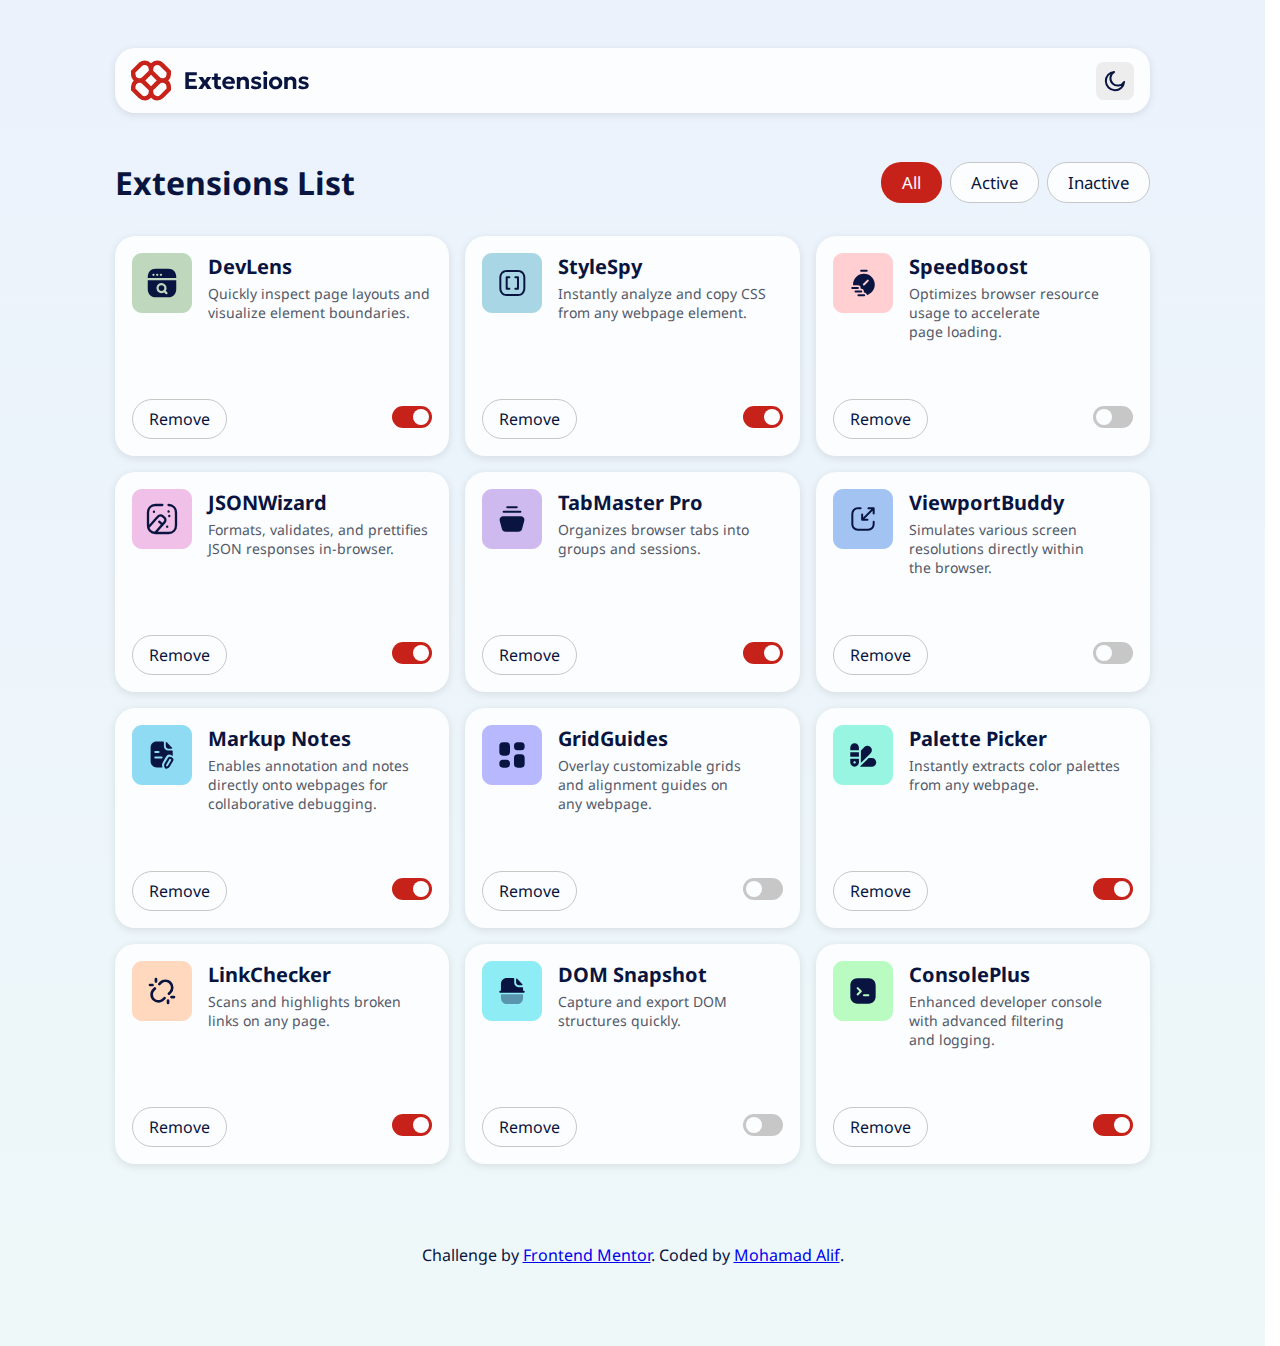
<file: index.html>
<!DOCTYPE html>
<html lang="en">
  <head>
    <meta charset="UTF-8" />
    <meta name="viewport" content="width=device-width, initial-scale=1.0" />

    <title>Frontend Mentor | Browser extensions manager UI</title>
    <script src="https://cdnjs.cloudflare.com/ajax/libs/jquery/3.7.1/jquery.min.js"></script>

    <link rel="stylesheet" href="style.css" />
    <link rel="preconnect" href="https://fonts.googleapis.com" />
    <link rel="preconnect" href="https://fonts.gstatic.com" crossorigin />
    <link
      href="https://fonts.googleapis.com/css2?family=Noto+Sans:ital,wght@0,100..900;1,100..900&display=swap"
      rel="stylesheet"
    />
  </head>
  <body data-theme="light">
    <header class="header">
      <div class="logo">
        <svg
          xmlns="http://www.w3.org/2000/svg"
          width="179"
          height="41"
          fill="none"
          viewBox="0 0 179 41"
        >
          <g clip-path="url(#a)">
            <path
              fill="#C7231A"
              fill-rule="evenodd"
              d="M13.715.516c-2.257 0-4.42.896-6.016 2.492L0 10.707v3.524c0 2.49 1.07 4.73 2.774 6.285A8.485 8.485 0 0 0 0 26.802v3.524l7.699 7.698A8.507 8.507 0 0 0 20 37.742a8.508 8.508 0 0 0 12.301.282L40 30.326v-3.524c0-2.49-1.07-4.73-2.774-6.286A8.485 8.485 0 0 0 40 14.231v-3.524l-7.699-7.7A8.508 8.508 0 0 0 20 3.29 8.485 8.485 0 0 0 13.715.516Zm12.044 20a8.528 8.528 0 0 1-.282-.27L20 14.77l-5.477 5.477a8.528 8.528 0 0 1-.282.27c.096.087.19.177.282.269L20 26.262l5.477-5.476c.092-.093.186-.182.282-.27Zm-3.537 9.81v1.682a4.063 4.063 0 0 0 6.936 2.874l6.398-6.397v-1.683a4.063 4.063 0 0 0-6.937-2.874l-6.397 6.398Zm-4.444 0-6.397-6.398a4.063 4.063 0 0 0-6.937 2.873v1.684l6.397 6.397a4.063 4.063 0 0 0 6.937-2.873v-1.683Zm0-21.302v1.683l-6.397 6.397a4.063 4.063 0 0 1-6.937-2.873v-1.683l6.397-6.397a4.063 4.063 0 0 1 6.937 2.873Zm10.841 8.08-6.397-6.397V9.024a4.063 4.063 0 0 1 6.936-2.873l6.398 6.397v1.683a4.063 4.063 0 0 1-6.937 2.873Z"
              clip-rule="evenodd"
            />
          </g>
          <path
            fill="#091540"
            d="M54.318 29V12.2h11.484v3.096H57.87v3.6h6.72v2.868h-6.72v4.104h8.028V29h-11.58Zm12.818.024 4.368-6.036-4.14-6.108h4.428l2.148 3.684 2.088-3.684h4.32l-4.02 6.036L80.66 29h-4.488l-2.352-3.696-2.388 3.66-4.296.06Zm20.293.336c-1.296 0-2.32-.364-3.072-1.092-.744-.736-1.116-1.844-1.116-3.324V13.388h3.504v3.492h3.012v2.808h-3.012v4.62c0 .712.148 1.212.444 1.5.296.288.692.432 1.188.432.256 0 .504-.028.744-.084.248-.064.476-.152.684-.264l.492 2.76c-.36.2-.792.368-1.296.504a5.92 5.92 0 0 1-1.572.204Zm-6.648-9.672V16.88h2.808v2.808H80.78Zm17.126 9.672c-1.32 0-2.48-.268-3.48-.804a5.853 5.853 0 0 1-2.34-2.244c-.56-.96-.84-2.084-.84-3.372 0-.936.16-1.796.48-2.58a6.052 6.052 0 0 1 1.368-2.028A6.203 6.203 0 0 1 95.171 17c.8-.32 1.676-.48 2.628-.48 1.048 0 1.976.184 2.784.552a5.43 5.43 0 0 1 2.028 1.548c.536.656.908 1.428 1.116 2.316.216.888.236 1.852.06 2.892h-9.288c0 .56.144 1.048.432 1.464.296.416.708.744 1.236.984.536.232 1.16.348 1.872.348.704 0 1.376-.096 2.016-.288a6.426 6.426 0 0 0 1.812-.876l1.164 2.4c-.384.296-.864.56-1.44.792-.576.224-1.188.396-1.836.516a9.422 9.422 0 0 1-1.848.192Zm-3.204-7.944h5.724c-.024-.712-.276-1.276-.756-1.692-.472-.416-1.124-.624-1.956-.624-.832 0-1.524.208-2.076.624-.544.416-.856.98-.936 1.692ZM105.83 29V16.88h3.504v1.368c.464-.608 1.012-1.048 1.644-1.32a5.072 5.072 0 0 1 2.004-.408c1.128 0 2.056.224 2.784.672.736.44 1.28 1.012 1.632 1.716.36.704.54 1.444.54 2.22V29h-3.504v-6.78c0-.768-.216-1.38-.648-1.836-.424-.456-1.04-.684-1.848-.684-.512 0-.964.116-1.356.348-.392.224-.7.54-.924.948-.216.408-.324.88-.324 1.416V29h-3.504Zm19.29.348c-1.08 0-2.076-.14-2.988-.42-.912-.288-1.692-.68-2.34-1.176l1.14-2.448a8.333 8.333 0 0 0 2.052 1.02c.736.24 1.444.36 2.124.36.672 0 1.188-.1 1.548-.3.368-.208.552-.504.552-.888 0-.344-.164-.596-.492-.756-.32-.168-.944-.348-1.872-.54-1.6-.288-2.768-.74-3.504-1.356-.736-.624-1.104-1.48-1.104-2.568 0-.768.212-1.444.636-2.028.432-.584 1.024-1.036 1.776-1.356.752-.328 1.616-.492 2.592-.492.96 0 1.864.132 2.712.396.856.256 1.588.616 2.196 1.08l-1.104 2.46a5.34 5.34 0 0 0-1.104-.672 6.35 6.35 0 0 0-1.296-.444 5.43 5.43 0 0 0-1.32-.168c-.584 0-1.056.1-1.416.3-.36.192-.54.464-.54.816 0 .352.164.612.492.78.328.168.94.352 1.836.552 1.672.352 2.86.82 3.564 1.404.712.576 1.068 1.388 1.068 2.436 0 .808-.22 1.512-.66 2.112-.432.6-1.04 1.068-1.824 1.404-.776.328-1.684.492-2.724.492Zm7.413-.348V16.88h3.504V29h-3.504Zm1.752-14.04a2.26 2.26 0 0 1-1.512-.54c-.424-.368-.636-.856-.636-1.464 0-.616.212-1.104.636-1.464a2.23 2.23 0 0 1 1.512-.552 2.23 2.23 0 0 1 1.512.552c.424.36.636.848.636 1.464 0 .608-.212 1.096-.636 1.464a2.26 2.26 0 0 1-1.512.54Zm10.362 14.4c-1.304 0-2.46-.292-3.468-.876a6.504 6.504 0 0 1-2.376-2.328 6.28 6.28 0 0 1-.852-3.216c0-.856.164-1.668.492-2.436a6.302 6.302 0 0 1 1.392-2.052c.6-.6 1.308-1.072 2.124-1.416.816-.344 1.712-.516 2.688-.516 1.304 0 2.456.292 3.456.876a6.38 6.38 0 0 1 2.364 2.34c.576.968.864 2.036.864 3.204 0 .848-.164 1.66-.492 2.436a6.439 6.439 0 0 1-1.392 2.064 6.547 6.547 0 0 1-2.112 1.404c-.816.344-1.712.516-2.688.516Zm0-3.036c.616 0 1.168-.136 1.656-.408.488-.28.872-.672 1.152-1.176.28-.512.42-1.112.42-1.8 0-.696-.14-1.296-.42-1.8a2.854 2.854 0 0 0-1.14-1.164c-.488-.28-1.044-.42-1.668-.42-.624 0-1.184.14-1.68.42-.488.272-.872.66-1.152 1.164-.272.504-.408 1.104-.408 1.8s.14 1.296.42 1.8c.28.504.664.896 1.152 1.176.488.272 1.044.408 1.668.408ZM153.235 29V16.88h3.504v1.368c.464-.608 1.012-1.048 1.644-1.32a5.072 5.072 0 0 1 2.004-.408c1.128 0 2.056.224 2.784.672.736.44 1.28 1.012 1.632 1.716.36.704.54 1.444.54 2.22V29h-3.504v-6.78c0-.768-.216-1.38-.648-1.836-.424-.456-1.04-.684-1.848-.684-.512 0-.964.116-1.356.348-.392.224-.7.54-.924.948-.216.408-.324.88-.324 1.416V29h-3.504Zm19.291.348c-1.08 0-2.076-.14-2.988-.42-.912-.288-1.692-.68-2.34-1.176l1.14-2.448a8.333 8.333 0 0 0 2.052 1.02c.736.24 1.444.36 2.124.36.672 0 1.188-.1 1.548-.3.368-.208.552-.504.552-.888 0-.344-.164-.596-.492-.756-.32-.168-.944-.348-1.872-.54-1.6-.288-2.768-.74-3.504-1.356-.736-.624-1.104-1.48-1.104-2.568 0-.768.212-1.444.636-2.028.432-.584 1.024-1.036 1.776-1.356.752-.328 1.616-.492 2.592-.492.96 0 1.864.132 2.712.396.856.256 1.588.616 2.196 1.08l-1.104 2.46a5.34 5.34 0 0 0-1.104-.672 6.35 6.35 0 0 0-1.296-.444 5.43 5.43 0 0 0-1.32-.168c-.584 0-1.056.1-1.416.3-.36.192-.54.464-.54.816 0 .352.164.612.492.78.328.168.94.352 1.836.552 1.672.352 2.86.82 3.564 1.404.712.576 1.068 1.388 1.068 2.436 0 .808-.22 1.512-.66 2.112-.432.6-1.04 1.068-1.824 1.404-.776.328-1.684.492-2.724.492Z"
          />
          <defs>
            <clipPath id="a"><path fill="#fff" d="M0 0h40v41H0z" /></clipPath>
          </defs>
        </svg>
      </div>

      <button class="theme-toggle">
        <img src="assets/images/icon-moon.svg" alt="" class="moon theme-icon" />
        <img
          src="assets/images/icon-sun.svg"
          alt=""
          class="sun theme-icon hide"
        />
      </button>
    </header>
    <main class="main-container">
      <div class="title-filter">
        <h1 class="title">Extensions List</h1>
        <div class="filter-btn-wrap">
          <button class="allBtn filter-btn selected">All</button>
          <button class="activeBtn filter-btn">Active</button>
          <button class="inactiveBtn filter-btn">Inactive</button>
        </div>
      </div>

      <div class="extensions-container"></div>
    </main>

    <footer class="footer">
      <div class="attribution">
        Challenge by
        <a href="https://www.frontendmentor.io?ref=challenge">Frontend Mentor</a
        >. Coded by <a href="https://github.com/Alif2609">Mohamad Alif</a>.
      </div>
    </footer>
    <script src="script.js"></script>
  </body>
</html>
</file>
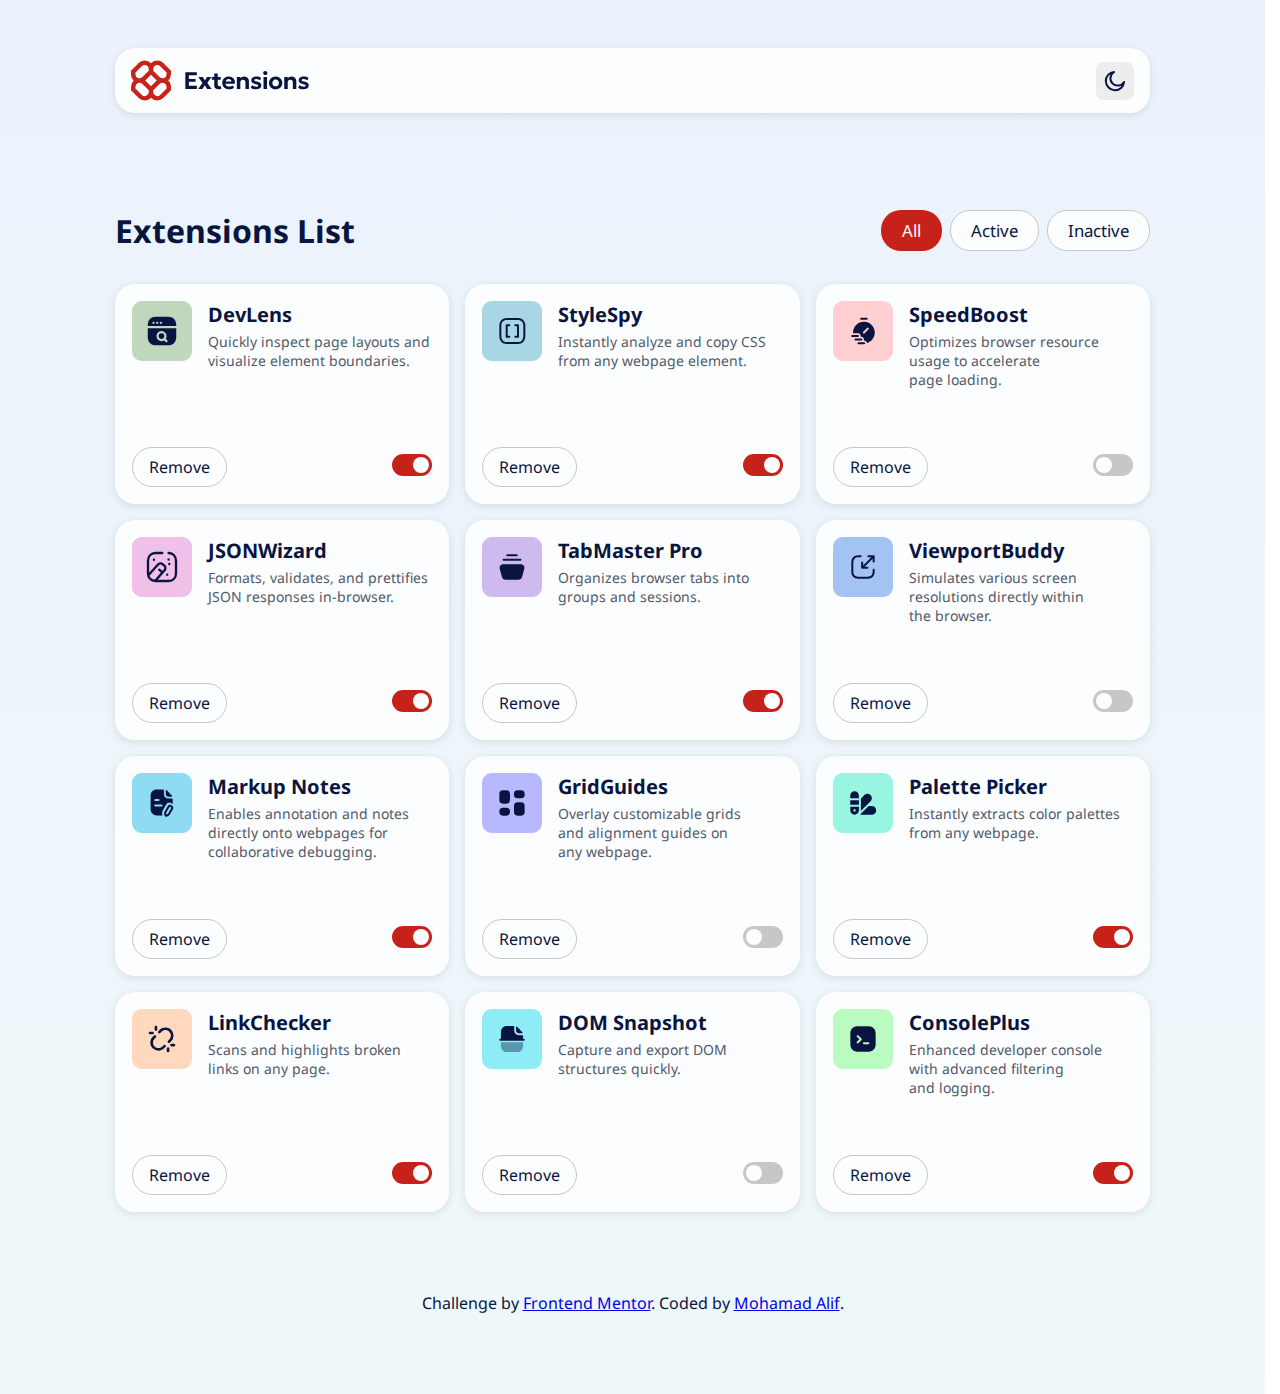
<file: browser-extensions-manager-ui-main/index.html>
<!DOCTYPE html>
<html lang="en">
  <head>
    <meta charset="UTF-8" />
    <meta name="viewport" content="width=device-width, initial-scale=1.0" />

    <title>Frontend Mentor | Browser extensions manager UI</title>
    <script src="https://cdnjs.cloudflare.com/ajax/libs/jquery/3.7.1/jquery.min.js"></script>

    <link rel="stylesheet" href="style.css" />
    <link rel="preconnect" href="https://fonts.googleapis.com" />
    <link rel="preconnect" href="https://fonts.gstatic.com" crossorigin />
    <link
      href="https://fonts.googleapis.com/css2?family=Noto+Sans:ital,wght@0,100..900;1,100..900&display=swap"
      rel="stylesheet"
    />
  </head>
  <body data-theme="light">
    <header class="header">
      <div class="logo">
        <svg
          xmlns="http://www.w3.org/2000/svg"
          width="179"
          height="41"
          fill="none"
          viewBox="0 0 179 41"
        >
          <g clip-path="url(#a)">
            <path
              fill="#C7231A"
              fill-rule="evenodd"
              d="M13.715.516c-2.257 0-4.42.896-6.016 2.492L0 10.707v3.524c0 2.49 1.07 4.73 2.774 6.285A8.485 8.485 0 0 0 0 26.802v3.524l7.699 7.698A8.507 8.507 0 0 0 20 37.742a8.508 8.508 0 0 0 12.301.282L40 30.326v-3.524c0-2.49-1.07-4.73-2.774-6.286A8.485 8.485 0 0 0 40 14.231v-3.524l-7.699-7.7A8.508 8.508 0 0 0 20 3.29 8.485 8.485 0 0 0 13.715.516Zm12.044 20a8.528 8.528 0 0 1-.282-.27L20 14.77l-5.477 5.477a8.528 8.528 0 0 1-.282.27c.096.087.19.177.282.269L20 26.262l5.477-5.476c.092-.093.186-.182.282-.27Zm-3.537 9.81v1.682a4.063 4.063 0 0 0 6.936 2.874l6.398-6.397v-1.683a4.063 4.063 0 0 0-6.937-2.874l-6.397 6.398Zm-4.444 0-6.397-6.398a4.063 4.063 0 0 0-6.937 2.873v1.684l6.397 6.397a4.063 4.063 0 0 0 6.937-2.873v-1.683Zm0-21.302v1.683l-6.397 6.397a4.063 4.063 0 0 1-6.937-2.873v-1.683l6.397-6.397a4.063 4.063 0 0 1 6.937 2.873Zm10.841 8.08-6.397-6.397V9.024a4.063 4.063 0 0 1 6.936-2.873l6.398 6.397v1.683a4.063 4.063 0 0 1-6.937 2.873Z"
              clip-rule="evenodd"
            />
          </g>
          <path
            fill="#091540"
            d="M54.318 29V12.2h11.484v3.096H57.87v3.6h6.72v2.868h-6.72v4.104h8.028V29h-11.58Zm12.818.024 4.368-6.036-4.14-6.108h4.428l2.148 3.684 2.088-3.684h4.32l-4.02 6.036L80.66 29h-4.488l-2.352-3.696-2.388 3.66-4.296.06Zm20.293.336c-1.296 0-2.32-.364-3.072-1.092-.744-.736-1.116-1.844-1.116-3.324V13.388h3.504v3.492h3.012v2.808h-3.012v4.62c0 .712.148 1.212.444 1.5.296.288.692.432 1.188.432.256 0 .504-.028.744-.084.248-.064.476-.152.684-.264l.492 2.76c-.36.2-.792.368-1.296.504a5.92 5.92 0 0 1-1.572.204Zm-6.648-9.672V16.88h2.808v2.808H80.78Zm17.126 9.672c-1.32 0-2.48-.268-3.48-.804a5.853 5.853 0 0 1-2.34-2.244c-.56-.96-.84-2.084-.84-3.372 0-.936.16-1.796.48-2.58a6.052 6.052 0 0 1 1.368-2.028A6.203 6.203 0 0 1 95.171 17c.8-.32 1.676-.48 2.628-.48 1.048 0 1.976.184 2.784.552a5.43 5.43 0 0 1 2.028 1.548c.536.656.908 1.428 1.116 2.316.216.888.236 1.852.06 2.892h-9.288c0 .56.144 1.048.432 1.464.296.416.708.744 1.236.984.536.232 1.16.348 1.872.348.704 0 1.376-.096 2.016-.288a6.426 6.426 0 0 0 1.812-.876l1.164 2.4c-.384.296-.864.56-1.44.792-.576.224-1.188.396-1.836.516a9.422 9.422 0 0 1-1.848.192Zm-3.204-7.944h5.724c-.024-.712-.276-1.276-.756-1.692-.472-.416-1.124-.624-1.956-.624-.832 0-1.524.208-2.076.624-.544.416-.856.98-.936 1.692ZM105.83 29V16.88h3.504v1.368c.464-.608 1.012-1.048 1.644-1.32a5.072 5.072 0 0 1 2.004-.408c1.128 0 2.056.224 2.784.672.736.44 1.28 1.012 1.632 1.716.36.704.54 1.444.54 2.22V29h-3.504v-6.78c0-.768-.216-1.38-.648-1.836-.424-.456-1.04-.684-1.848-.684-.512 0-.964.116-1.356.348-.392.224-.7.54-.924.948-.216.408-.324.88-.324 1.416V29h-3.504Zm19.29.348c-1.08 0-2.076-.14-2.988-.42-.912-.288-1.692-.68-2.34-1.176l1.14-2.448a8.333 8.333 0 0 0 2.052 1.02c.736.24 1.444.36 2.124.36.672 0 1.188-.1 1.548-.3.368-.208.552-.504.552-.888 0-.344-.164-.596-.492-.756-.32-.168-.944-.348-1.872-.54-1.6-.288-2.768-.74-3.504-1.356-.736-.624-1.104-1.48-1.104-2.568 0-.768.212-1.444.636-2.028.432-.584 1.024-1.036 1.776-1.356.752-.328 1.616-.492 2.592-.492.96 0 1.864.132 2.712.396.856.256 1.588.616 2.196 1.08l-1.104 2.46a5.34 5.34 0 0 0-1.104-.672 6.35 6.35 0 0 0-1.296-.444 5.43 5.43 0 0 0-1.32-.168c-.584 0-1.056.1-1.416.3-.36.192-.54.464-.54.816 0 .352.164.612.492.78.328.168.94.352 1.836.552 1.672.352 2.86.82 3.564 1.404.712.576 1.068 1.388 1.068 2.436 0 .808-.22 1.512-.66 2.112-.432.6-1.04 1.068-1.824 1.404-.776.328-1.684.492-2.724.492Zm7.413-.348V16.88h3.504V29h-3.504Zm1.752-14.04a2.26 2.26 0 0 1-1.512-.54c-.424-.368-.636-.856-.636-1.464 0-.616.212-1.104.636-1.464a2.23 2.23 0 0 1 1.512-.552 2.23 2.23 0 0 1 1.512.552c.424.36.636.848.636 1.464 0 .608-.212 1.096-.636 1.464a2.26 2.26 0 0 1-1.512.54Zm10.362 14.4c-1.304 0-2.46-.292-3.468-.876a6.504 6.504 0 0 1-2.376-2.328 6.28 6.28 0 0 1-.852-3.216c0-.856.164-1.668.492-2.436a6.302 6.302 0 0 1 1.392-2.052c.6-.6 1.308-1.072 2.124-1.416.816-.344 1.712-.516 2.688-.516 1.304 0 2.456.292 3.456.876a6.38 6.38 0 0 1 2.364 2.34c.576.968.864 2.036.864 3.204 0 .848-.164 1.66-.492 2.436a6.439 6.439 0 0 1-1.392 2.064 6.547 6.547 0 0 1-2.112 1.404c-.816.344-1.712.516-2.688.516Zm0-3.036c.616 0 1.168-.136 1.656-.408.488-.28.872-.672 1.152-1.176.28-.512.42-1.112.42-1.8 0-.696-.14-1.296-.42-1.8a2.854 2.854 0 0 0-1.14-1.164c-.488-.28-1.044-.42-1.668-.42-.624 0-1.184.14-1.68.42-.488.272-.872.66-1.152 1.164-.272.504-.408 1.104-.408 1.8s.14 1.296.42 1.8c.28.504.664.896 1.152 1.176.488.272 1.044.408 1.668.408ZM153.235 29V16.88h3.504v1.368c.464-.608 1.012-1.048 1.644-1.32a5.072 5.072 0 0 1 2.004-.408c1.128 0 2.056.224 2.784.672.736.44 1.28 1.012 1.632 1.716.36.704.54 1.444.54 2.22V29h-3.504v-6.78c0-.768-.216-1.38-.648-1.836-.424-.456-1.04-.684-1.848-.684-.512 0-.964.116-1.356.348-.392.224-.7.54-.924.948-.216.408-.324.88-.324 1.416V29h-3.504Zm19.291.348c-1.08 0-2.076-.14-2.988-.42-.912-.288-1.692-.68-2.34-1.176l1.14-2.448a8.333 8.333 0 0 0 2.052 1.02c.736.24 1.444.36 2.124.36.672 0 1.188-.1 1.548-.3.368-.208.552-.504.552-.888 0-.344-.164-.596-.492-.756-.32-.168-.944-.348-1.872-.54-1.6-.288-2.768-.74-3.504-1.356-.736-.624-1.104-1.48-1.104-2.568 0-.768.212-1.444.636-2.028.432-.584 1.024-1.036 1.776-1.356.752-.328 1.616-.492 2.592-.492.96 0 1.864.132 2.712.396.856.256 1.588.616 2.196 1.08l-1.104 2.46a5.34 5.34 0 0 0-1.104-.672 6.35 6.35 0 0 0-1.296-.444 5.43 5.43 0 0 0-1.32-.168c-.584 0-1.056.1-1.416.3-.36.192-.54.464-.54.816 0 .352.164.612.492.78.328.168.94.352 1.836.552 1.672.352 2.86.82 3.564 1.404.712.576 1.068 1.388 1.068 2.436 0 .808-.22 1.512-.66 2.112-.432.6-1.04 1.068-1.824 1.404-.776.328-1.684.492-2.724.492Z"
          />
          <defs>
            <clipPath id="a"><path fill="#fff" d="M0 0h40v41H0z" /></clipPath>
          </defs>
        </svg>
      </div>

      <button class="theme-toggle">
        <img src="assets/images/icon-moon.svg" alt="" class="moon theme-icon" />
        <img
          src="assets/images/icon-sun.svg"
          alt=""
          class="sun theme-icon hide"
        />
      </button>
    </header>
    <main class="main-container">
      <div class="title-filter">
        <h1 class="title">Extensions List</h1>
        <div class="filter-btn-wrap">
          <button class="allBtn filter-btn selected">All</button>
          <button class="activeBtn filter-btn">Active</button>
          <button class="inactiveBtn filter-btn">Inactive</button>
        </div>
      </div>

      <div class="extensions-container"></div>
    </main>

    <footer class="footer">
      <div class="attribution">
        Challenge by
        <a href="https://www.frontendmentor.io?ref=challenge">Frontend Mentor</a
        >. Coded by <a href="#">Mohamad Alif</a>.
      </div>
    </footer>
    <script src="script.js"></script>
  </body>
</html>
</file>
<file: style.css>
:root {
  --neutral-900: hsl(227, 75%, 14%);
  --neutral-800: hsl(226, 25%, 17%);
  --neutral-700: hsl(225, 23%, 24%);
  --neutral-600: hsl(226, 11%, 37%);
  --neutral-300: hsl(0, 0%, 78%);
  --neutral-200: hsl(217, 61%, 90%);
  --neutral-100: hsl(0, 0%, 93%);
  --neutral-0: hsl(200, 60%, 99%);

  --red-400: hsl(3, 86%, 64%);
  --red-500: hsl(3, 71%, 56%);
  --red-700: hsl(3, 77%, 44%);

  --light-gradient: linear-gradient(180deg, #ebf2fc 0%, #eef8f9 100%);
  --dark-gradient: linear-gradient(180deg, #040918 0%, #091540 100%);

  --ff-noto-sans: "Noto Sans", sans-serif;

  --font-w-400: 400;
  --font-w-500: 500;
  --font-w-700: 700;
}

body[data-theme="light"] {
  --color-bg: var(--light-gradient);
  --color-card-bg: var(--neutral-0);
  --color-font-primary: var(--neutral-900);
  --color-font-secondary: var(--neutral-600);
  --color-font-contrast: var(--neutral-0);
  --color-theme-btn: var(--neutral-100);
  --color-theme-btn-hover: var(--neutral-300);
  --color-filter-btn-selected: var(--red-700);
  --color-filter-btn-selected-hover: var(--red-400);
  --color-filter-btn: var(--neutral-0);
  --color-filter-btn-hover: var(--neutral-100);
  --color-btn-active: var(--red-700);
  --color-btn-inactive: var(--neutral-300);
  --color-btn-hover: var(--red-400);
  --color-btn-remove: var(--neutral-0);
  --color-btn-remove-hover: var(--red-700);
  --border-btn: var(--neutral-300) 1px solid;
  --border-card: transparent 1px solid;
  --shadow--card: 0 2px 8px rgba(0, 0, 0, 0.1);
}

body[data-theme="dark"] {
  --color-bg: var(--dark-gradient);
  --color-card-bg: var(--neutral-800);
  --color-font-primary: var(--neutral-0);
  --color-font-secondary: var(--neutral-300);
  --color-font-contrast: var(--neutral-800);
  --color-theme-btn: var(--neutral-700);
  --color-theme-btn-hover: var(--neutral-600);
  --color-filter-btn-selected: var(--red-500);
  --color-filter-btn-selected-hover: var(--red-700);
  --color-filter-btn: var(--neutral-700);
  --color-filter-btn-hover: var(--neutral-600);
  --color-btn-active: var(--red-400);
  --color-btn-inactive: var(--neutral-600);
  --color-btn-hover: var(--red-500);
  --color-btn-remove: var(--neutral-800);
  --color-btn-remove-hover: var(--red-500);
  --border-btn: var(--neutral-600) 1px solid;
  --border-card: var(--neutral-600) 1px solid;
}

*,
*::before,
*::after {
  box-sizing: border-box;
}

* {
  margin: 0;
  padding: 0;
  font: inherit;
}

html {
  hanging-punctuation: first last;
  scrollbar-gutter: stable;
}

body {
  min-height: 100vh;
  padding: 1rem 1rem 4rem;
  background: var(--color-bg);
  color: var(--color-font-primary);
  font-family: var(--ff-noto-sans);
  font-size: 16px;
}

button {
  background: none;
  border: none;
  outline: none;
  cursor: pointer;
}

img,
picture,
svg,
video {
  display: block;
  max-width: 100%;
}

h1,
h2,
h3,
h4,
h5,
h6 {
  text-wrap: balance;
}

p {
  max-width: 75ch;
  text-wrap: pretty;
}

.header {
  margin: 2rem 0;
  padding: 0.75rem 1rem;
  display: flex;
  justify-content: space-between;
  align-items: center;
  background: var(--color-card-bg);
  border-radius: 20px;
  box-shadow: var(--shadow--card);
}

body[data-theme="dark"] .logo svg path[fill="#091540"] {
  fill: var(--neutral-0);
}

.theme-toggle {
  padding: 0.5rem;
  border-radius: 8px;
  background: var(--color-theme-btn);
  &:hover {
    background: var(--color-theme-btn-hover);
  }
}

.sun.hide,
.moon.hide {
  display: none;
}

.title-filter {
  margin-bottom: 2rem;
  display: flex;
  flex-direction: column;
  align-items: center;
  gap: 1rem;
}

.title {
  font-size: 1.5rem;
  font-weight: var(--font-w-700);
}
.filter-btn-wrap {
  display: flex;
  gap: 0.5rem;
}

.filter-btn {
  padding: 0.5rem 1rem;
  background: var(--color-filter-btn);
  color: var(--color-font-primary);
  font-weight: var(--font-w-400);
  border: var(--border-btn);
  border-radius: 20px;
  &:hover {
    background: var(--color-filter-btn-hover);
  }
}

.filter-btn.selected {
  background: var(--color-filter-btn-selected);
  color: var(--neutral-0);
  color: var(--color-font-contrast);
  border-color: transparent;
  &:hover {
    background: var(--color-filter-btn-selected-hover);
  }
}

.extensions-container {
  display: grid;
  grid-template-columns: 1fr;
  gap: 1rem;
}

.no-extensions {
  color: var(--color-font-secondary);
  font-size: 1.75rem;
  font-weight: var(--font-w-500);
  font-style: oblique;
}

.card {
  height: 180px;
  padding: 1rem;
  display: flex;
  flex-direction: column;
  justify-content: space-between;
  background: var(--color-card-bg);
  border: var(--border-card);
  border-radius: 20px;
  box-shadow: var(--shadow--card);
}
.card.hide {
  display: none;
}

.logo-name-wrap {
  display: flex;
  align-items: start;
  gap: 1rem;
}

.ext-name {
  font-size: 1.25rem;
  font-weight: var(--font-w-700);
  margin-bottom: 0.25rem;
}

.ext-description {
  font-size: 0.875rem;
  font-weight: var(--font-w-400);
  color: var(--color-font-secondary);
}

.button-wrap {
  display: flex;
  justify-content: space-between;
  align-items: center;
}

.remove-btn {
  padding: 0.5rem 1rem;
  background: var(--color-btn-remove);
  color: var(--color-font-primary);
  font-weight: var(--font-w-400);
  border: var(--border-btn);
  border-radius: 20px;
  &:hover {
    background: var(--color-btn-remove-hover);
    color: var(--color-font-primary);
    color: var(--color-font-contrast);
    border-color: transparent;
  }
}

.state-btn-wrap {
  position: relative;
  display: inline-block;
}

.ext-state-btn {
  height: 22px;
  width: 40px;
  background: var(--color-btn-inactive);
  border-radius: 50px;
  position: relative;
  transition: background-color 0.3s ease;
}

.circle {
  position: absolute;
  top: 3px;
  left: 3px;
  height: 16px;
  width: 16px;
  background: var(--neutral-0);
  border-radius: 50%;
  transition: all 0.3s ease;
  pointer-events: none;
}

.on {
  transform: translateX(18px);
}

.red-bg {
  background: var(--color-btn-active);
  &:hover {
    background: var(--color-btn-hover);
  }
}

.footer {
  text-align: center;
  padding: 1rem;
}

@media (min-width: 768px) {
  .main-container {
    padding: 2rem 8% 4rem;
  }

  .header {
    margin: 2rem 8% 1rem;
  }

  .title-filter {
    flex-direction: row;
    justify-content: space-between;
    align-items: center;
  }
  .extensions-container {
    grid-template-columns: 1fr 1fr;
  }
}

@media (min-width: 1024px) {
  .title {
    font-size: 2rem;
  }
  .filter-btn {
    font-size: 1.05rem;
    padding: 0.5rem 1.25rem;
  }

  .extensions-container {
    grid-template-columns: 1fr 1fr 1fr;
  }

  .card {
    height: 220px;
  }
}
</file>
<file: browser-extensions-manager-ui-main/style.css>
:root {
  --neutral-900: hsl(227, 75%, 14%);
  --neutral-800: hsl(226, 25%, 17%);
  --neutral-700: hsl(225, 23%, 24%);
  --neutral-600: hsl(226, 11%, 37%);
  --neutral-300: hsl(0, 0%, 78%);
  --neutral-200: hsl(217, 61%, 90%);
  --neutral-100: hsl(0, 0%, 93%);
  --neutral-0: hsl(200, 60%, 99%);

  --red-400: hsl(3, 86%, 64%);
  --red-500: hsl(3, 71%, 56%);
  --red-700: hsl(3, 77%, 44%);

  --light-gradient: linear-gradient(180deg, #ebf2fc 0%, #eef8f9 100%);
  --dark-gradient: linear-gradient(180deg, #040918 0%, #091540 100%);

  --ff-noto-sans: "Noto Sans", sans-serif;

  --font-w-400: 400;
  --font-w-500: 500;
  --font-w-700: 700;
}

body[data-theme="light"] {
  --color-bg: var(--light-gradient);
  --color-card-bg: var(--neutral-0);
  --color-font-primary: var(--neutral-900);
  --color-font-secondary: var(--neutral-600);
  --color-font-contrast: var(--neutral-0);
  --color-theme-btn: var(--neutral-100);
  --color-theme-btn-hover: var(--neutral-300);
  --color-filter-btn-selected: var(--red-700);
  --color-filter-btn-selected-hover: var(--red-400);
  --color-filter-btn: var(--neutral-0);
  --color-filter-btn-hover: var(--neutral-100);
  --color-btn-active: var(--red-700);
  --color-btn-inactive: var(--neutral-300);
  --color-btn-hover: var(--red-400);
  --color-btn-remove: var(--neutral-0);
  --color-btn-remove-hover: var(--red-700);
  --border-btn: var(--neutral-300) 1px solid;
  --border-card: transparent 1px solid;
  --shadow--card: 0 2px 8px rgba(0, 0, 0, 0.1);
}

body[data-theme="dark"] {
  --color-bg: var(--dark-gradient);
  --color-card-bg: var(--neutral-800);
  --color-font-primary: var(--neutral-0);
  --color-font-secondary: var(--neutral-300);
  --color-font-contrast: var(--neutral-800);
  --color-theme-btn: var(--neutral-700);
  --color-theme-btn-hover: var(--neutral-600);
  --color-filter-btn-selected: var(--red-500);
  --color-filter-btn-selected-hover: var(--red-700);
  --color-filter-btn: var(--neutral-700);
  --color-filter-btn-hover: var(--neutral-600);
  --color-btn-active: var(--red-400);
  --color-btn-inactive: var(--neutral-600);
  --color-btn-hover: var(--red-500);
  --color-btn-remove: var(--neutral-800);
  --color-btn-remove-hover: var(--red-500);
  --border-btn: var(--neutral-600) 1px solid;
  --border-card: var(--neutral-600) 1px solid;
}

*,
*::before,
*::after {
  box-sizing: border-box;
}

* {
  margin: 0;
  padding: 0;
  font: inherit;
}

html {
  hanging-punctuation: first last;
  scrollbar-gutter: stable;
}

body {
  min-height: 100vh;
  padding: 1rem 1rem 4rem;
  background: var(--color-bg);
  color: var(--color-font-primary);
  font-family: var(--ff-noto-sans);
  font-size: 16px;
}

button {
  background: none;
  border: none;
  outline: none;
  cursor: pointer;
}

img,
picture,
svg,
video {
  display: block;
  max-width: 100%;
}

h1,
h2,
h3,
h4,
h5,
h6 {
  text-wrap: balance;
}

p {
  max-width: 75ch;
  text-wrap: pretty;
}

.header {
  margin: 2rem 0;
  padding: 0.75rem 1rem;
  display: flex;
  justify-content: space-between;
  align-items: center;
  background: var(--color-card-bg);
  border-radius: 20px;
  box-shadow: var(--shadow--card);
}

body[data-theme="dark"] .logo svg path[fill="#091540"] {
  fill: var(--neutral-0);
}

.theme-toggle {
  padding: 0.5rem;
  border-radius: 8px;
  background: var(--color-theme-btn);
  &:hover {
    background: var(--color-theme-btn-hover);
  }
}

.sun.hide,
.moon.hide {
  display: none;
}

.title-filter {
  margin-bottom: 2rem;
  display: flex;
  flex-direction: column;
  align-items: center;
  gap: 1rem;
}

.title {
  font-size: 1.5rem;
  font-weight: var(--font-w-700);
}
.filter-btn-wrap {
  display: flex;
  gap: 0.5rem;
}

.filter-btn {
  padding: 0.5rem 1rem;
  background: var(--color-filter-btn);
  color: var(--color-font-primary);
  font-weight: var(--font-w-400);
  border: var(--border-btn);
  border-radius: 20px;
  &:hover {
    background: var(--color-filter-btn-hover);
  }
}

.filter-btn.selected {
  background: var(--color-filter-btn-selected);
  color: var(--neutral-0);
  color: var(--color-font-contrast);
  border-color: transparent;
  &:hover {
    background: var(--color-filter-btn-selected-hover);
  }
}

.extensions-container {
  display: grid;
  grid-template-columns: 1fr;
  gap: 1rem;
}

.no-extensions {
  color: var(--color-font-secondary);
  font-size: 1.75rem;
  font-weight: var(--font-w-500);
  font-style: oblique;
}

.card {
  height: 180px;
  padding: 1rem;
  display: flex;
  flex-direction: column;
  justify-content: space-between;
  background: var(--color-card-bg);
  border: var(--border-card);
  border-radius: 20px;
  box-shadow: var(--shadow--card);
}
.card.hide {
  display: none;
}

.logo-name-wrap {
  display: flex;
  align-items: start;
  gap: 1rem;
}

.ext-name {
  font-size: 1.25rem;
  font-weight: var(--font-w-700);
  margin-bottom: 0.25rem;
}

.ext-description {
  font-size: 0.875rem;
  font-weight: var(--font-w-400);
  color: var(--color-font-secondary);
}

.button-wrap {
  display: flex;
  justify-content: space-between;
  align-items: center;
}

.remove-btn {
  padding: 0.5rem 1rem;
  background: var(--color-btn-remove);
  color: var(--color-font-primary);
  font-weight: var(--font-w-400);
  border: var(--border-btn);
  border-radius: 20px;
  &:hover {
    background: var(--color-btn-remove-hover);
    color: var(--color-font-primary);
    color: var(--color-font-contrast);
    border-color: transparent;
  }
}

.state-btn-wrap {
  position: relative;
  display: inline-block;
}

.ext-state-btn {
  height: 22px;
  width: 40px;
  background: var(--color-btn-inactive);
  border-radius: 50px;
  position: relative;
  transition: background-color 0.3s ease;
}

.circle {
  position: absolute;
  top: 3px;
  left: 3px;
  height: 16px;
  width: 16px;
  background: var(--neutral-0);
  border-radius: 50%;
  transition: all 0.3s ease;
  pointer-events: none;
}

.on {
  transform: translateX(18px);
}

.red-bg {
  background: var(--color-btn-active);
  &:hover {
    background: var(--color-btn-hover);
  }
}

.footer {
  text-align: center;
  padding: 1rem;
}

@media (min-width: 768px) {
  .main-container {
    padding: 2rem 8% 4rem;
  }

  .header {
    margin: 2rem 8% 4rem;
  }

  .title-filter {
    flex-direction: row;
    justify-content: space-between;
    align-items: center;
  }
  .extensions-container {
    grid-template-columns: 1fr 1fr;
  }
}

@media (min-width: 1024px) {
  .title {
    font-size: 2rem;
  }
  .filter-btn {
    font-size: 1.05rem;
    padding: 0.5rem 1.25rem;
  }

  .extensions-container {
    grid-template-columns: 1fr 1fr 1fr;
  }

  .card {
    height: 220px;
  }
}
</file>
